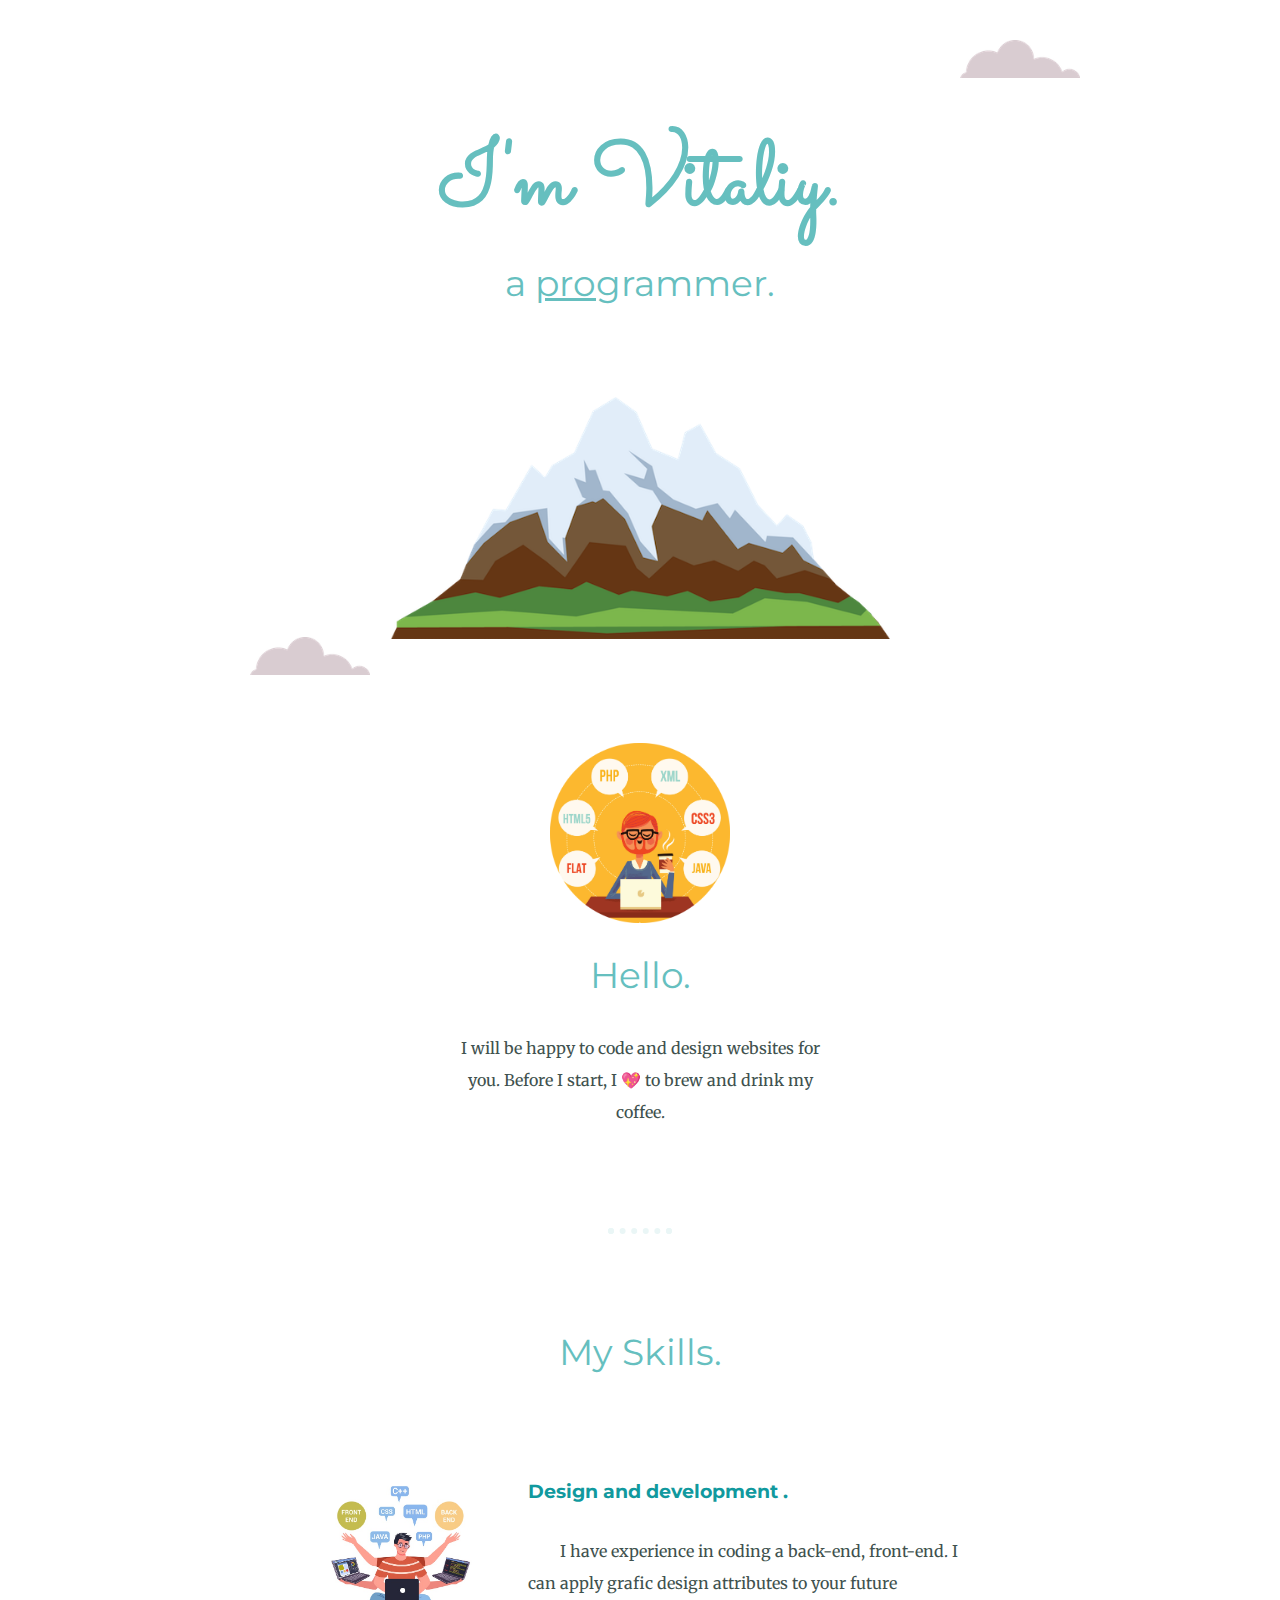
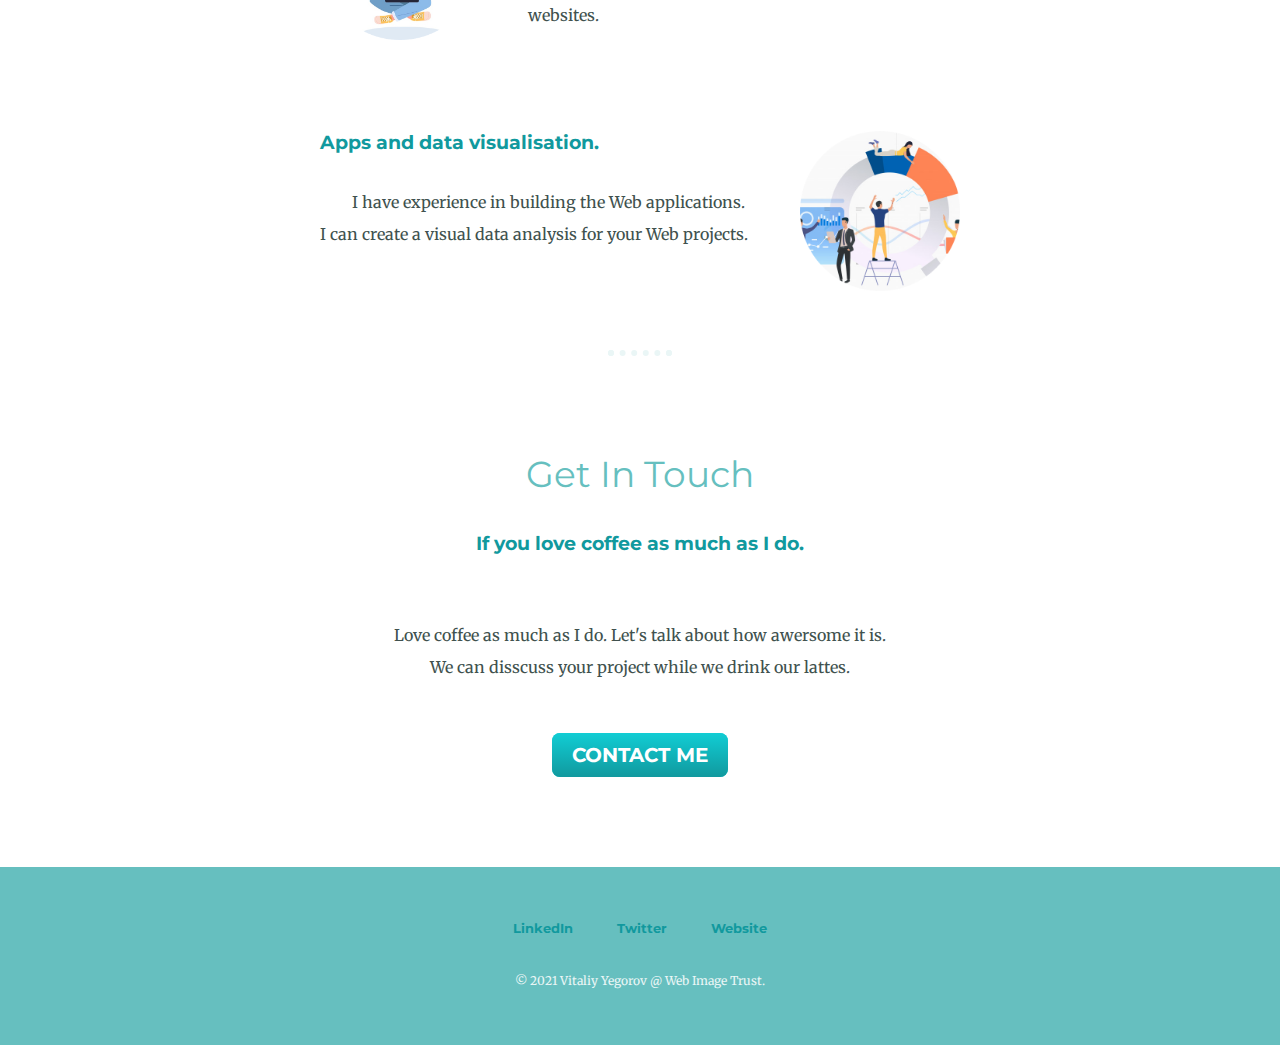
<file: index.html>
<!DOCTYPE html>
<html lang="en" dir="ltr">

<head>
  <meta charset="utf-8">
  <meta name="description" content="This website provids Vitaliy Yegorov's personal proffessional information">
  <title>Vitaliy Yegorov</title>
  <link rel="stylesheet" href="styles.css">
  <link rel="icon" href="favicon.ico">
  <link rel="preconnect" href="https://fonts.gstatic.com">
  <link href="https://fonts.googleapis.com/css2?family=Merriweather:wght@300&family=Montserrat&family=Sacramento&display=swap" rel="stylesheet">
</head>

<body>

  <div class="top_container">
    <img class="top_cloud" src="images/cloud.png" alt="cloud image">
    <h1>I'm Vitaliy.</h1>
    <h2>a <span class="pro">pro</span>grammer.</h2>
    <img class="bottom_cloud" src="images/cloud.png" alt="cloud image" />
    <img src="images/mountain.png" width="500" alt="mountain image">
  </div>

  <div class="middle_container">
    <div class="profile">

      <img class="image-1" src="images\circle-cropped(1).png" alt="My photo">

      <h2>Hello.</h2>
      <p class="intro"> I will be happy to code and design websites for you.
        Before I start, I &#128150; to brew and drink my coffee.</p>
    </div>
    <hr>
    <div class="skills">
      <h2>My Skills.</h2>
      <div class="skill-row">
        <img class="work_1" src="images\circle-cropped(2).png" alt="MyProject_1">

        <h3>Design and development .</h3>
        <p>&nbsp&nbsp&nbsp&nbsp&nbsp&nbsp&nbsp&nbspI have experience in coding a back-end, front-end. I can apply grafic design attributes to your future websites.</p>
      </div>
      <div class="skill-row">

        <img class="work_4" src="images\circle-cropped(5).png" alt="MyProject_4">
        <h3>Apps and data visualisation.</h3>
        <p> &nbsp&nbsp&nbsp&nbsp&nbsp&nbsp&nbsp&nbspI have experience in building the Web applications. I can create a visual data analysis for your Web projects.</p>
      </div>
    </div>
    <hr>
    <div class="contact-me">
      <h2>Get In Touch</h2>
      <h3>If you love coffee as much as I do.</h3>
      <p class="contact-message">Love coffee as much as I do. Let's talk about how awersome it is.
        We can disscuss your project while we drink our lattes.</p>
      <a class="btn" href="contacts.html">CONTACT ME</a>
    </div>
  </div>

  <div class="bottom_container">
    <a  href="https://www.linkedin.com/in/vitaliy-yegorov-36120688/">LinkedIn</a>
    <a  href="https://twitter.com/Active_User_13">Twitter</a>
    <a  href="https://vitaly-s-portfolio.glitch.me/">Website</a>
    <p class="copyright">© 2021 Vitaliy Yegorov @ Web Image Trust.
</body>

</html>
</file>
<file: styles.css>
.top_conteiner {
  background-color: #EAF6F6;
  position: relative;
  padding-top: 100px;
}

.middle_container {
  margin: 100px 0px; <!-- shortcut -- 100px for top and bottom & 0 for left and right -->

}

.bottom_container {
  background-color: #66BFBF;
  padding: 50px 0 20px;

   }
.copyright{
  color: #EAF6F6;
  font-size: 0.75rem;
  padding: 20px 0px;
}

body {
  color: #40514E;
  margin: 0;
  text-align: center;
  font-family: 'Merriweather', serif;
}
.intro{
  width: 30%;
  margin: auto;
}

hr{
  border: dotted #EAF6F6 6px;
  border-bottom: none;
  width: 4%;
  margin: 100px auto;
}
/* my version also working
hr {
  border-style: none;
  width: 3.5%;
  border-bottom: 5.5px dotted;
  border-bottom-color: lightgrey;

  */
}
.skills{
  margin-top: 75px;
}
.skill-row{
  width: 50%;
  margin:100px auto 100px auto;
  text-align: left;
}
.contact-me{
  margin-top: 90px;
}
.contact-message{
  width: 40%;
  margin: 40px auto 60px;
}
h1 {
  margin: 140px auto 35px auto;
  font-family: 'Sacramento', cursive;
  font-size: 5.625rem;
  color: #66BFBF;
  line-height: 1; <!-defoult value->
  font-weight: normal;
}

h2 {
  font-family: 'Montserrat', sans-serif;
  font-size: 2.25rem;
  margin-top: 0px;
  color: #66BFBF;
  font-weight: normal;
  line-height: 1;
  padding-bottom: 10px;

}

h3 {
  font-family: 'Montserrat', sans-serif;
  color: #11999E;
  margin-bottom: 5%;
}

a{
  text-decoration: none;
  color: #11999E;
  font-family: "Montserrat", sans-serif;
  margin: 10px 20px;
  font-size: 13px;
  font-weight: bolder;
}
a:hover{
  color: #EAF6F6;
}
p{
  line-height: 2;
}

.pro {
  text-decoration: underline;
}

.bottom_cloud {
  position: absolute;
  left: 250px;
  bottom: 225px;
  width: 120px;
}

.top_cloud {
  position: absolute;
  right: 200px;
  top: 40px;
  width: 120px;

}

.image-1{
width: 14%;
margin:0px auto 30px auto;

}
.profile{

position: relative;
}
.work_1{
  margin-right: 3em;
  width: 25%;
  float: left;

}
.work_4{
  margin-left: 3em;
  width: 25%;
  float: right;
}
.btn {
  background: #11cdd4;
  background-image: -webkit-linear-gradient(top, #11cdd4, #11999e);
  background-image: -moz-linear-gradient(top, #11cdd4, #11999e);
  background-image: -ms-linear-gradient(top, #11cdd4, #11999e);
  background-image: -o-linear-gradient(top, #11cdd4, #11999e);
  background-image: linear-gradient(to bottom, #11cdd4, #11999e);
  -webkit-border-radius: 8;
  -moz-border-radius: 8;
  border-radius: 8px;
  font-family: "Montserrat";
  color: #ffffff;
  font-size: 20px;
  padding: 10px 20px 10px 20px;
  text-decoration: none;
}
.btn:hover {
  background: #30e3cb;
  background-image: -webkit-linear-gradient(top, #30e3cb, #2bc4ad);
  background-image: -moz-linear-gradient(top, #30e3cb, #2bc4ad);
  background-image: -ms-linear-gradient(top, #30e3cb, #2bc4ad);
  background-image: -o-linear-gradient(top, #30e3cb, #2bc4ad);
  background-image: linear-gradient(to bottom, #30e3cb, #2bc4ad);
  text-decoration: none;
}
</file>
